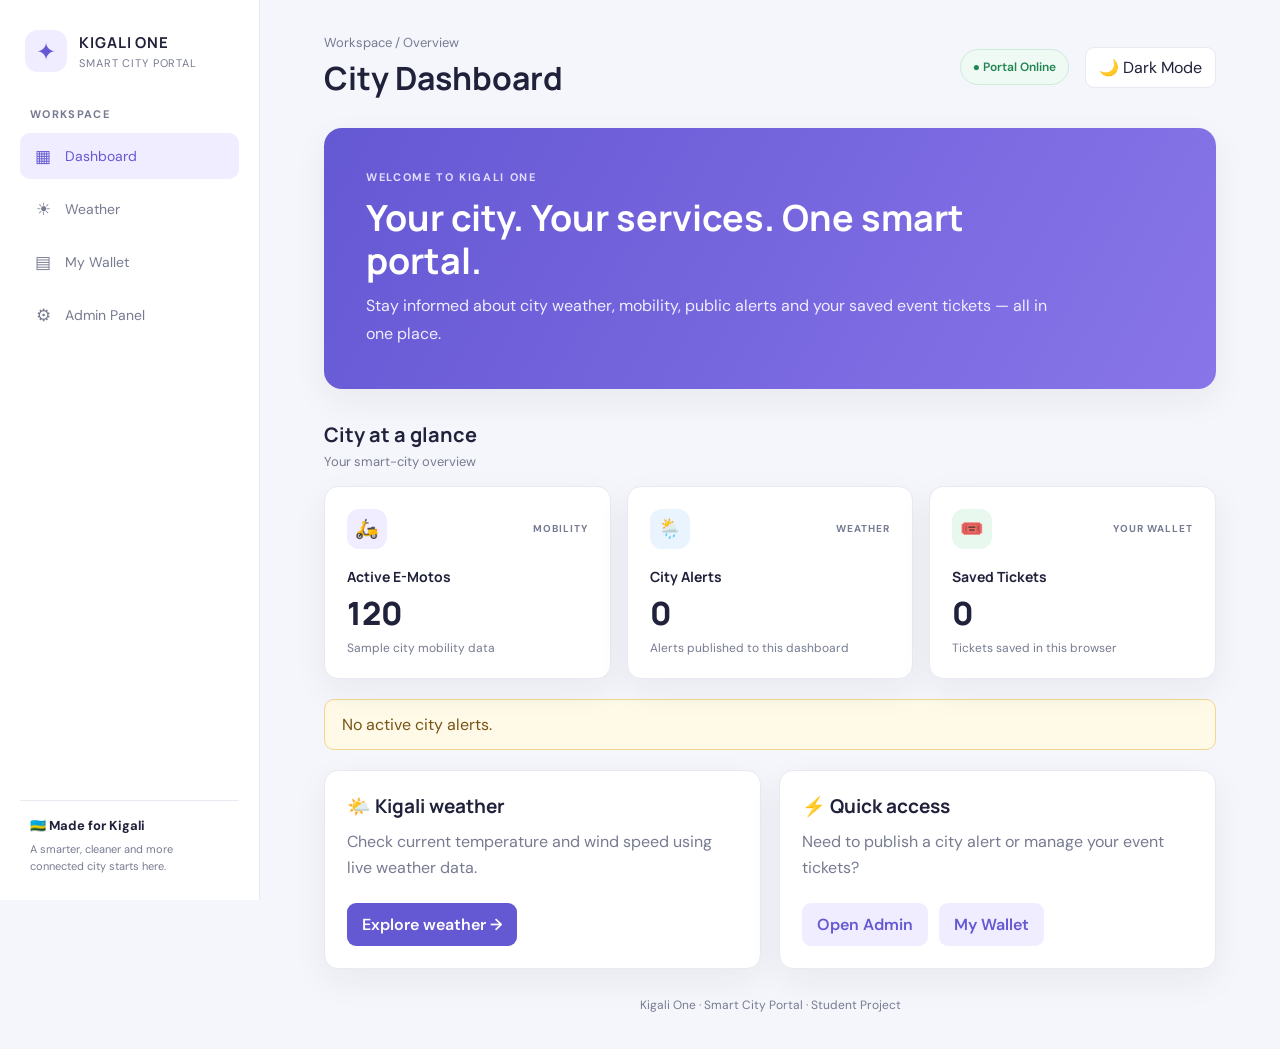
<file: index.html>
<!DOCTYPE html>
<html lang="en">
<head>
    <meta charset="UTF-8">
    <meta name="viewport" content="width=device-width, initial-scale=1.0">
    <title>Kigali Smart City | Dashboard</title>
    <link rel="stylesheet" href="style.css">
</head>
<body>
    <aside class="sidebar">
        <div class="brand">
            <div class="brand-icon">✦</div>
            <div>
                <h2>KIGALI ONE</h2>
                <p>SMART CITY PORTAL</p>
            </div>
        </div>

        <p class="nav-label">WORKSPACE</p>
        <nav>
            <a class="active" href="index.html"><span class="nav-icon">▦</span> Dashboard</a>
            <a href="weather.html"><span class="nav-icon">☀</span> Weather</a>
            <a href="wallet.html"><span class="nav-icon">▤</span> My Wallet</a>
            <a href="admin.html"><span class="nav-icon">⚙</span> Admin Panel</a>
        </nav>

        <div class="sidebar-bottom">
            <p>🇷🇼 Made for Kigali</p>
            <small>A smarter, cleaner and more connected city starts here.</small>
        </div>
    </aside>

    <main class="main">
        <header class="topbar">
            <div>
                <p class="breadcrumb">Workspace / Overview</p>
                <h1>City Dashboard</h1>
            </div>
            <div class="top-actions">
                <span class="status-pill">● Portal Online</span>
                <button id="theme-toggle">🌙 Dark Mode</button>
            </div>
        </header>

        <section class="hero">
            <p class="eyebrow">WELCOME TO KIGALI ONE</p>
            <h2>Your city. Your services. One smart portal.</h2>
            <p>Stay informed about city weather, mobility, public alerts and your saved event tickets — all in one place.</p>
        </section>

        <section class="section-title">
            <div>
                <h2>City at a glance</h2>
                <p>Your smart-city overview</p>
            </div>
        </section>

        <section class="cards">
            <div class="card">
                <div class="stat-top">
                    <div class="stat-icon purple">🛵</div>
                    <span class="stat-tag">MOBILITY</span>
                </div>
                <h3>Active E-Motos</h3>
                <div class="stat-number">120</div>
                <p class="stat-note">Sample city mobility data</p>
            </div>

            <div class="card">
                <div class="stat-top">
                    <div class="stat-icon blue">🌦️</div>
                    <span class="stat-tag">WEATHER</span>
                </div>
                <h3>City Alerts</h3>
                <div class="stat-number" id="alert-count">0</div>
                <p class="stat-note">Alerts published to this dashboard</p>
            </div>

            <div class="card">
                <div class="stat-top">
                    <div class="stat-icon green">🎟️</div>
                    <span class="stat-tag">YOUR WALLET</span>
                </div>
                <h3>Saved Tickets</h3>
                <div class="stat-number" id="ticket-count">0</div>
                <p class="stat-note">Tickets saved in this browser</p>
            </div>
        </section>

        <div id="alert-message" class="alert-box"></div>

        <section class="two-column">
            <div class="panel">
                <h2>🌤️ Kigali weather</h2>
                <p>Check current temperature and wind speed using live weather data.</p>
                <a class="btn" href="weather.html">Explore weather →</a>
            </div>

            <div class="panel">
                <h2>⚡ Quick access</h2>
                <p>Need to publish a city alert or manage your event tickets?</p>
                <a class="btn btn-secondary" href="admin.html">Open Admin</a>
                <a class="btn btn-secondary" href="wallet.html">My Wallet</a>
            </div>
        </section>

        <footer class="footer">Kigali One · Smart City Portal · Student Project</footer>
    </main>

    <script src="script.js"></script>
</body>
</html>
</file>
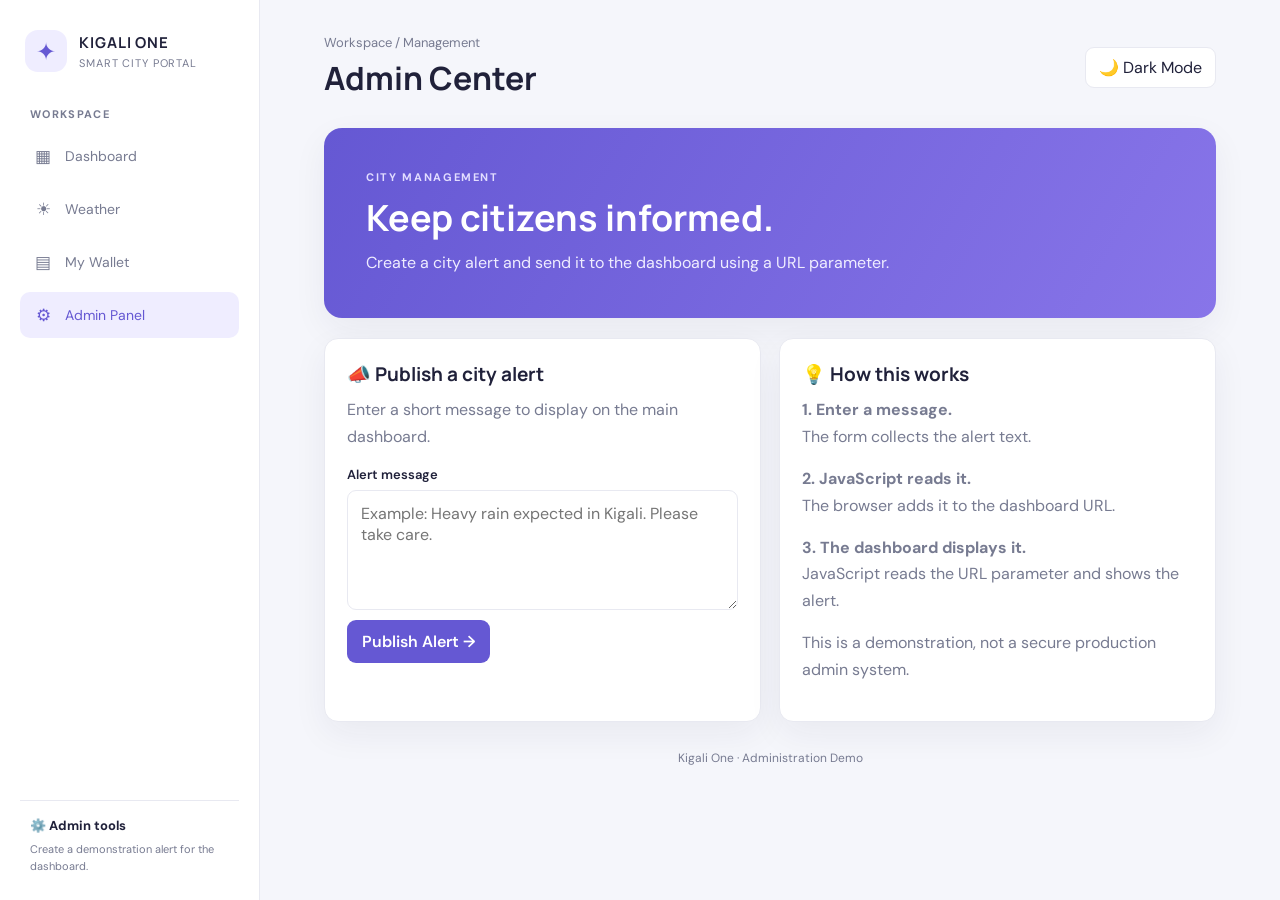
<file: admin.html>
<!DOCTYPE html>
<html lang="en">
<head>
    <meta charset="UTF-8">
    <meta name="viewport" content="width=device-width, initial-scale=1.0">
    <title>Kigali Smart City | Admin</title>
    <link rel="stylesheet" href="style.css">
</head>
<body>
    <aside class="sidebar">
        <div class="brand">
            <div class="brand-icon">✦</div>
            <div><h2>KIGALI ONE</h2><p>SMART CITY PORTAL</p></div>
        </div>
        <p class="nav-label">WORKSPACE</p>
        <nav>
            <a href="index.html"><span class="nav-icon">▦</span> Dashboard</a>
            <a href="weather.html"><span class="nav-icon">☀</span> Weather</a>
            <a href="wallet.html"><span class="nav-icon">▤</span> My Wallet</a>
            <a class="active" href="admin.html"><span class="nav-icon">⚙</span> Admin Panel</a>
        </nav>
        <div class="sidebar-bottom"><p>⚙️ Admin tools</p><small>Create a demonstration alert for the dashboard.</small></div>
    </aside>

    <main class="main">
        <header class="topbar">
            <div><p class="breadcrumb">Workspace / Management</p><h1>Admin Center</h1></div>
            <div class="top-actions"><button id="theme-toggle">🌙 Dark Mode</button></div>
        </header>

        <section class="hero">
            <p class="eyebrow">CITY MANAGEMENT</p>
            <h2>Keep citizens informed.</h2>
            <p>Create a city alert and send it to the dashboard using a URL parameter.</p>
        </section>

        <section class="two-column">
            <div class="panel">
                <h2>📣 Publish a city alert</h2>
                <p>Enter a short message to display on the main dashboard.</p>

                <form id="alert-form">
                    <label for="alert-input">Alert message</label>
                    <textarea id="alert-input" maxlength="200" required
                        placeholder="Example: Heavy rain expected in Kigali. Please take care."></textarea>
                    <button class="btn" type="submit">Publish Alert →</button>
                </form>
            </div>

            <div class="panel">
                <h2>💡 How this works</h2>
                <p><strong>1. Enter a message.</strong><br>The form collects the alert text.</p>
                <p><strong>2. JavaScript reads it.</strong><br>The browser adds it to the dashboard URL.</p>
                <p><strong>3. The dashboard displays it.</strong><br>JavaScript reads the URL parameter and shows the alert.</p>
                <p>This is a demonstration, not a secure production admin system.</p>
            </div>
        </section>

        <footer class="footer">Kigali One · Administration Demo</footer>
    </main>
    <script src="script.js"></script>
</body>
</html>
</file>
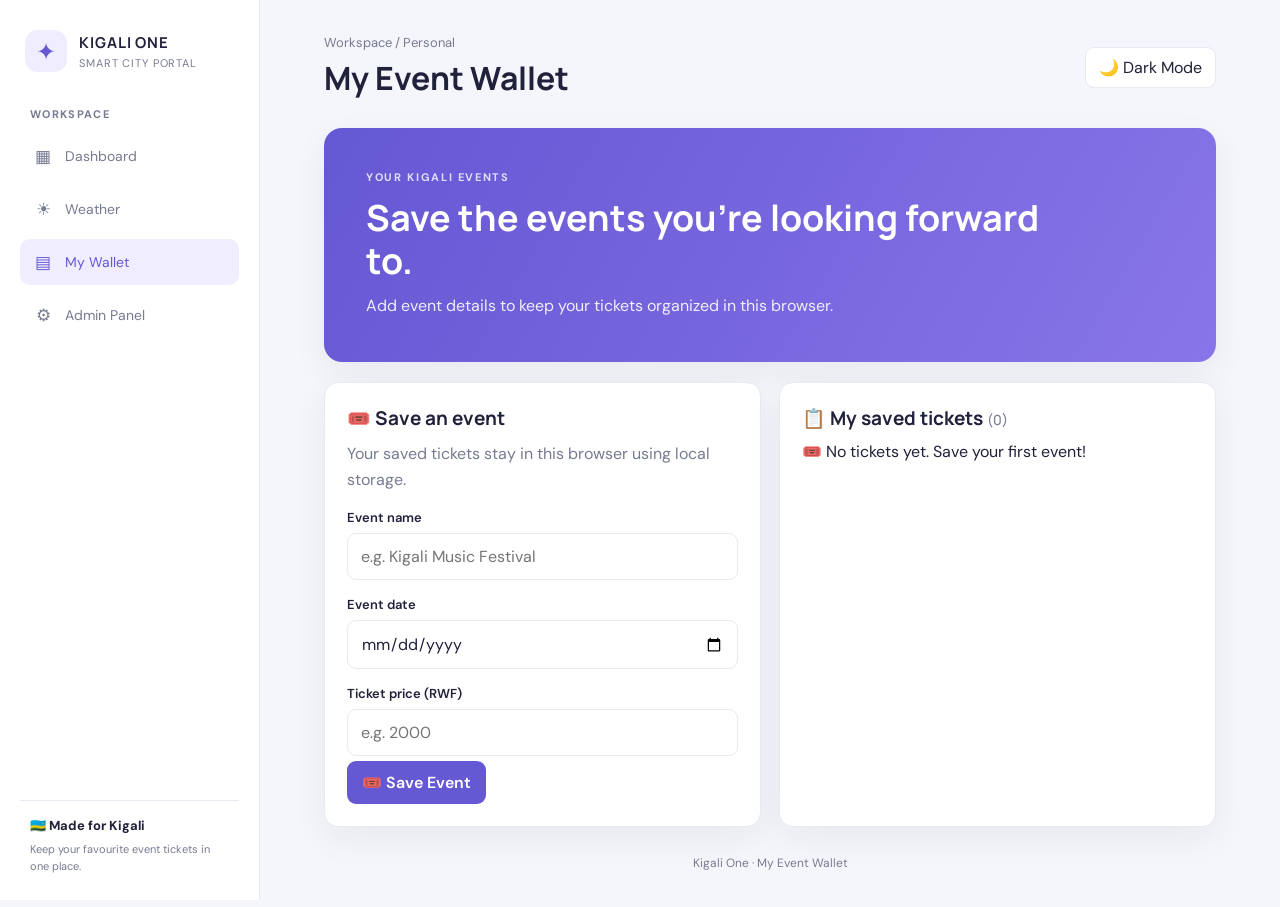
<file: wallet.html>
<!DOCTYPE html>
<html lang="en">
<head>
    <meta charset="UTF-8">
    <meta name="viewport" content="width=device-width, initial-scale=1.0">
    <title>Kigali Smart City | My Wallet</title>
    <link rel="stylesheet" href="style.css">
</head>
<body>
    <aside class="sidebar">
        <div class="brand">
            <div class="brand-icon">✦</div>
            <div><h2>KIGALI ONE</h2><p>SMART CITY PORTAL</p></div>
        </div>
        <p class="nav-label">WORKSPACE</p>
        <nav>
            <a href="index.html"><span class="nav-icon">▦</span> Dashboard</a>
            <a href="weather.html"><span class="nav-icon">☀</span> Weather</a>
            <a class="active" href="wallet.html"><span class="nav-icon">▤</span> My Wallet</a>
            <a href="admin.html"><span class="nav-icon">⚙</span> Admin Panel</a>
        </nav>
        <div class="sidebar-bottom"><p>🇷🇼 Made for Kigali</p><small>Keep your favourite event tickets in one place.</small></div>
    </aside>

    <main class="main">
        <header class="topbar">
            <div><p class="breadcrumb">Workspace / Personal</p><h1>My Event Wallet</h1></div>
            <div class="top-actions"><button id="theme-toggle">🌙 Dark Mode</button></div>
        </header>

        <section class="hero">
            <p class="eyebrow">YOUR KIGALI EVENTS</p>
            <h2>Save the events you’re looking forward to.</h2>
            <p>Add event details to keep your tickets organized in this browser.</p>
        </section>

        <section class="two-column">
            <div class="panel">
                <h2>🎟️ Save an event</h2>
                <p>Your saved tickets stay in this browser using local storage.</p>
                <label for="ticket-name">Event name</label>
                <input id="ticket-name" type="text" placeholder="e.g. Kigali Music Festival">

                <label for="ticket-date">Event date</label>
                <input id="ticket-date" type="date">

                <label for="ticket-price">Ticket price (RWF)</label>
                <input id="ticket-price" type="number" min="0" step="any" placeholder="e.g. 2000">

                <button id="save-ticket" class="btn" type="button">🎟️ Save Event</button>
            </div>

            <div class="panel">
                <h2>📋 My saved tickets <span class="ticket-total">(<span id="ticket-count">0</span>)</span></h2>
                <div id="ticket-list" class="ticket-list" aria-live="polite">Loading tickets...</div>
            </div>
        </section>

        <footer class="footer">Kigali One · My Event Wallet</footer>
    </main>
    <script src="script.js"></script>
</body>
</html>
</file>
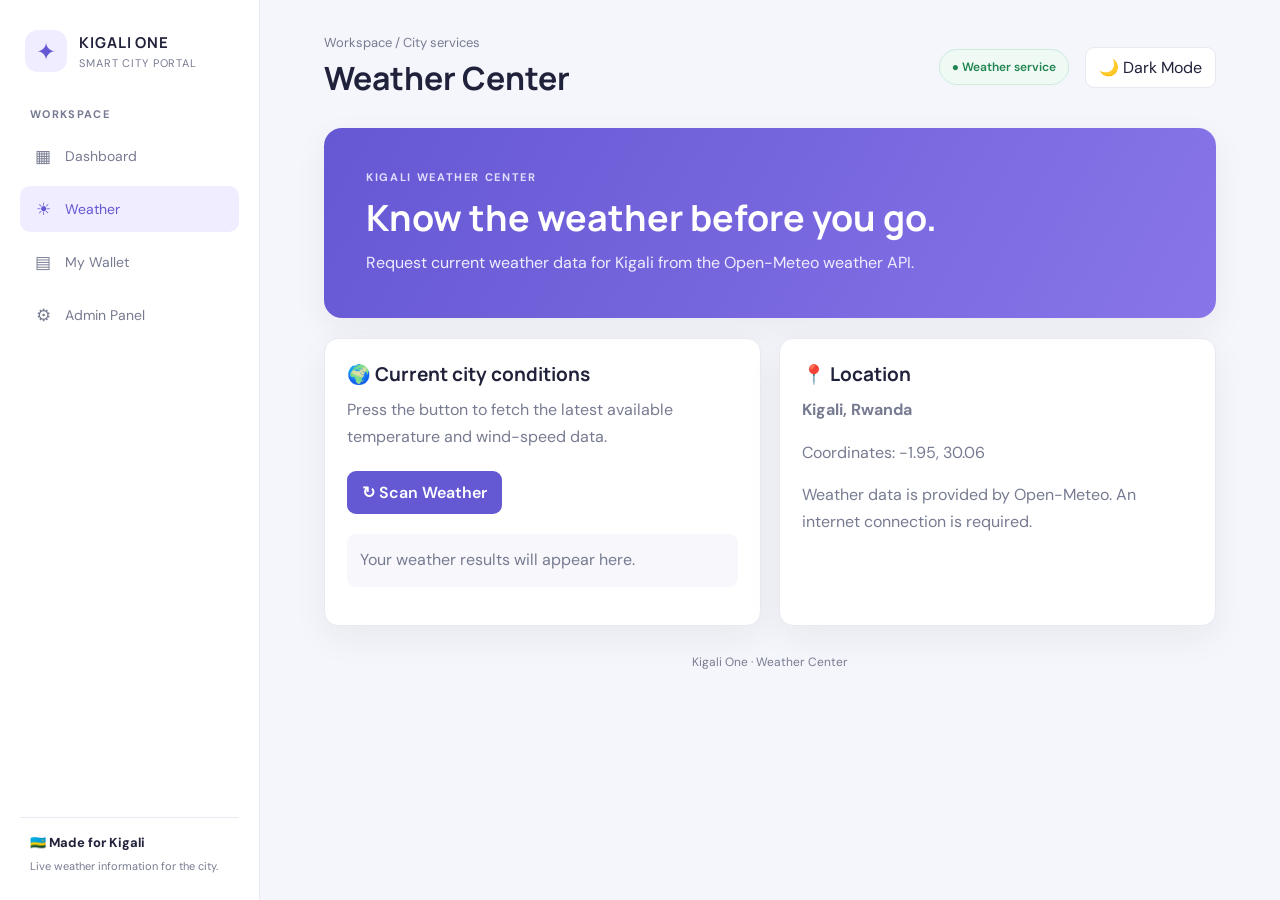
<file: weather.html>
<!DOCTYPE html>
<html lang="en">
<head>
    <meta charset="UTF-8">
    <meta name="viewport" content="width=device-width, initial-scale=1.0">
    <title>Kigali Smart City | Weather</title>
    <link rel="stylesheet" href="style.css">
</head>
<body>
    <aside class="sidebar">
        <div class="brand">
            <div class="brand-icon">✦</div>
            <div><h2>KIGALI ONE</h2><p>SMART CITY PORTAL</p></div>
        </div>
        <p class="nav-label">WORKSPACE</p>
        <nav>
            <a href="index.html"><span class="nav-icon">▦</span> Dashboard</a>
            <a class="active" href="weather.html"><span class="nav-icon">☀</span> Weather</a>
            <a href="wallet.html"><span class="nav-icon">▤</span> My Wallet</a>
            <a href="admin.html"><span class="nav-icon">⚙</span> Admin Panel</a>
        </nav>
        <div class="sidebar-bottom"><p>🇷🇼 Made for Kigali</p><small>Live weather information for the city.</small></div>
    </aside>

    <main class="main">
        <header class="topbar">
            <div><p class="breadcrumb">Workspace / City services</p><h1>Weather Center</h1></div>
            <div class="top-actions">
                <span class="status-pill">● Weather service</span>
                <button id="theme-toggle">🌙 Dark Mode</button>
            </div>
        </header>

        <section class="hero">
            <p class="eyebrow">KIGALI WEATHER CENTER</p>
            <h2>Know the weather before you go.</h2>
            <p>Request current weather data for Kigali from the Open-Meteo weather API.</p>
        </section>

        <section class="two-column">
            <div class="panel">
                <h2>🌍 Current city conditions</h2>
                <p>Press the button to fetch the latest available temperature and wind-speed data.</p>
                <button class="btn" id="scan-weather">↻ Scan Weather</button>
                <p id="weather-result" aria-live="polite" style="margin-top:20px;">Your weather results will appear here.</p>
            </div>

            <div class="panel">
                <h2>📍 Location</h2>
                <p><strong>Kigali, Rwanda</strong></p>
                <p>Coordinates: -1.95, 30.06</p>
                <p>Weather data is provided by Open-Meteo. An internet connection is required.</p>
            </div>
        </section>

        <footer class="footer">Kigali One · Weather Center</footer>
    </main>
    <script src="script.js"></script>
</body>
</html>
</file>
<file: style.css>
@import url("https://fonts.googleapis.com/css2?family=DM+Sans:wght@400;500;600;700&family=Manrope:wght@400;500;600;700;800&display=swap");

:root {
  color-scheme: light;
  --page: #f5f6fb;
  --surface: #ffffff;
  --surface-muted: #f7f7fc;
  --text: #20213a;
  --muted: #777b91;
  --border: #e8e9f1;
  --accent: #6558d3;
  --accent-dark: #5145bd;
  --accent-soft: #efedff;
  --shadow: 0 12px 35px rgba(34, 32, 75, 0.06);
}

* {
  box-sizing: border-box;
}

body {
  min-height: 100vh;
  margin: 0;
  background: var(--page);
  color: var(--text);
  font-family: "DM Sans", sans-serif;
  transition: background-color 180ms ease, color 180ms ease;
}

h1,
h2,
h3,
p {
  margin-top: 0;
}

h1,
h2,
h3 {
  font-family: "Manrope", sans-serif;
}

button,
input,
textarea {
  font: inherit;
}

button,
.btn {
  cursor: pointer;
}

.sidebar {
  position: fixed;
  inset: 0 auto 0 0;
  display: flex;
  width: 260px;
  flex-direction: column;
  padding: 30px 20px 24px;
  background: var(--surface);
  border-right: 1px solid var(--border);
}

.brand {
  display: flex;
  align-items: center;
  gap: 12px;
  padding: 0 5px 35px;
}

.brand-icon {
  display: grid;
  width: 42px;
  height: 42px;
  place-items: center;
  border-radius: 13px;
  background: var(--accent-soft);
  color: var(--accent);
  font-size: 24px;
}

.brand h2 {
  margin: 0;
  font-size: 15px;
  letter-spacing: 0.06em;
}

.brand p,
.nav-label,
.sidebar-bottom small {
  color: var(--muted);
  font-size: 11px;
}

.brand p {
  margin: 3px 0 0;
  letter-spacing: 0.08em;
}

.nav-label {
  margin: 0 10px 12px;
  font-weight: 700;
  letter-spacing: 0.12em;
}

.sidebar nav {
  display: grid;
  gap: 7px;
}

.sidebar nav a {
  display: flex;
  align-items: center;
  gap: 12px;
  padding: 12px 13px;
  border-radius: 10px;
  color: var(--muted);
  font-size: 14px;
  text-decoration: none;
  transition: background-color 150ms ease, color 150ms ease;
}

.sidebar nav a:hover,
.sidebar nav a.active {
  background: var(--accent-soft);
  color: var(--accent);
}

.nav-icon {
  width: 20px;
  text-align: center;
  font-size: 17px;
}

.sidebar-bottom {
  margin-top: auto;
  padding: 16px 10px 0;
  border-top: 1px solid var(--border);
}

.sidebar-bottom p {
  margin-bottom: 7px;
  font-size: 13px;
  font-weight: 700;
}

.sidebar-bottom small {
  display: block;
  line-height: 1.6;
}

.main {
  width: min(1320px, calc(100% - 260px));
  margin-left: 260px;
  padding: 34px clamp(22px, 5vw, 68px) 28px;
}

.topbar,
.top-actions,
.section-title,
.stat-top {
  display: flex;
  align-items: center;
  justify-content: space-between;
  gap: 16px;
}

.topbar {
  margin-bottom: 28px;
}

.topbar h1 {
  margin: 5px 0 0;
  font-size: clamp(24px, 3vw, 32px);
}

.breadcrumb,
.section-title p {
  margin: 0;
  color: var(--muted);
  font-size: 13px;
}

.top-actions {
  flex-wrap: wrap;
}

.status-pill {
  padding: 9px 12px;
  border: 1px solid #ccebdc;
  border-radius: 999px;
  background: #effaf4;
  color: #218451;
  font-size: 12px;
  font-weight: 600;
}

#theme-toggle {
  padding: 9px 13px;
  border: 1px solid var(--border);
  border-radius: 9px;
  background: var(--surface);
  color: var(--text);
}

.hero {
  padding: clamp(25px, 4vw, 42px);
  border-radius: 18px;
  background: linear-gradient(120deg, #6558d3, #8875e9);
  box-shadow: var(--shadow);
  color: #fff;
}

.hero .eyebrow {
  margin-bottom: 12px;
  color: #e2ddff;
  font-size: 11px;
  font-weight: 700;
  letter-spacing: 0.15em;
}

.hero h2 {
  max-width: 680px;
  margin-bottom: 10px;
  font-size: clamp(24px, 3.5vw, 36px);
  line-height: 1.2;
}

.hero > p:last-child {
  max-width: 700px;
  margin-bottom: 0;
  color: #efedff;
  line-height: 1.7;
}

.section-title {
  margin: 32px 0 16px;
}

.section-title h2 {
  margin-bottom: 5px;
  font-size: 20px;
}

.cards {
  display: grid;
  grid-template-columns: repeat(3, minmax(0, 1fr));
  gap: 16px;
  margin-bottom: 20px;
}

.card,
.panel {
  padding: 22px;
  border: 1px solid var(--border);
  border-radius: 14px;
  background: var(--surface);
  box-shadow: var(--shadow);
}

.stat-top {
  margin-bottom: 18px;
}

.stat-icon {
  display: grid;
  width: 40px;
  height: 40px;
  place-items: center;
  border-radius: 12px;
  font-size: 19px;
}

.purple {
  background: #efedff;
}

.blue {
  background: #e9f4ff;
}

.green {
  background: #e8f8ef;
}

.stat-tag {
  color: var(--muted);
  font-size: 10px;
  font-weight: 700;
  letter-spacing: 0.1em;
}

.card h3 {
  margin-bottom: 5px;
  font-size: 14px;
}

.stat-number {
  font-family: "Manrope", sans-serif;
  font-size: 32px;
  font-weight: 800;
}

.stat-note {
  margin: 5px 0 0;
  color: var(--muted);
  font-size: 12px;
}

.alert-box {
  margin: 18px 0;
  padding: 14px 17px;
  border: 1px solid #f4d58d;
  border-radius: 10px;
  background: #fff9e8;
  color: #775516;
}

.two-column {
  display: grid;
  grid-template-columns: repeat(2, minmax(0, 1fr));
  gap: 18px;
  margin-top: 20px;
}

.panel h2 {
  margin-bottom: 10px;
  font-size: 19px;
}

.panel p {
  color: var(--muted);
  line-height: 1.65;
}

.btn {
  display: inline-block;
  margin: 5px 7px 0 0;
  padding: 11px 15px;
  border: 0;
  border-radius: 9px;
  background: var(--accent);
  color: #fff;
  font-weight: 600;
  text-align: center;
  text-decoration: none;
  transition: background-color 150ms ease, transform 150ms ease;
}

.btn:hover {
  transform: translateY(-1px);
  background: var(--accent-dark);
}

.btn:disabled {
  cursor: not-allowed;
  opacity: 0.7;
}

.btn-secondary {
  background: var(--accent-soft);
  color: var(--accent);
}

.btn-secondary:hover {
  background: #e4e0ff;
}

label {
  display: block;
  margin: 16px 0 7px;
  font-size: 13px;
  font-weight: 600;
}

input,
textarea {
  width: 100%;
  padding: 12px 13px;
  border: 1px solid var(--border);
  border-radius: 9px;
  background: var(--surface);
  color: var(--text);
}

textarea {
  min-height: 120px;
  resize: vertical;
}

input:focus,
textarea:focus,
button:focus-visible,
a:focus-visible {
  outline: 3px solid rgba(101, 88, 211, 0.25);
  outline-offset: 2px;
}

#weather-result {
  padding: 13px;
  border-radius: 9px;
  background: var(--surface-muted);
}

.ticket-total {
  color: var(--muted);
  font-size: 14px;
  font-weight: 500;
}

.ticket-list {
  display: grid;
  gap: 12px;
}

.ticket-list .panel {
  padding: 16px;
  box-shadow: none;
}

.footer {
  padding: 28px 0 8px;
  color: var(--muted);
  font-size: 12px;
  text-align: center;
}

body.dark-mode {
  color-scheme: dark;
  --page: #171824;
  --surface: #222433;
  --surface-muted: #292b3d;
  --text: #f0f0f8;
  --muted: #a5a7ba;
  --border: #34364a;
  --accent: #a69aff;
  --accent-dark: #9082f1;
  --accent-soft: #33304e;
  --shadow: 0 12px 35px rgba(0, 0, 0, 0.14);
}

body.dark-mode .status-pill {
  border-color: #315e47;
  background: #20372c;
  color: #91ddb0;
}

body.dark-mode .alert-box {
  border-color: #66542c;
  background: #3a3221;
  color: #f3d996;
}

@media (max-width: 900px) {
  .sidebar {
    position: static;
    width: auto;
    padding: 16px 20px;
  }

  .brand {
    padding-bottom: 15px;
  }

  .nav-label,
  .sidebar-bottom {
    display: none;
  }

  .sidebar nav {
    display: flex;
    overflow-x: auto;
  }

  .sidebar nav a {
    flex: 0 0 auto;
  }

  .main {
    width: 100%;
    margin-left: 0;
    padding-top: 24px;
  }
}

@media (max-width: 620px) {
  .main {
    padding: 20px 16px;
  }

  .topbar {
    align-items: flex-start;
    flex-direction: column;
  }

  .cards,
  .two-column {
    grid-template-columns: 1fr;
  }

  .card,
  .panel {
    padding: 18px;
  }
}
</file>
